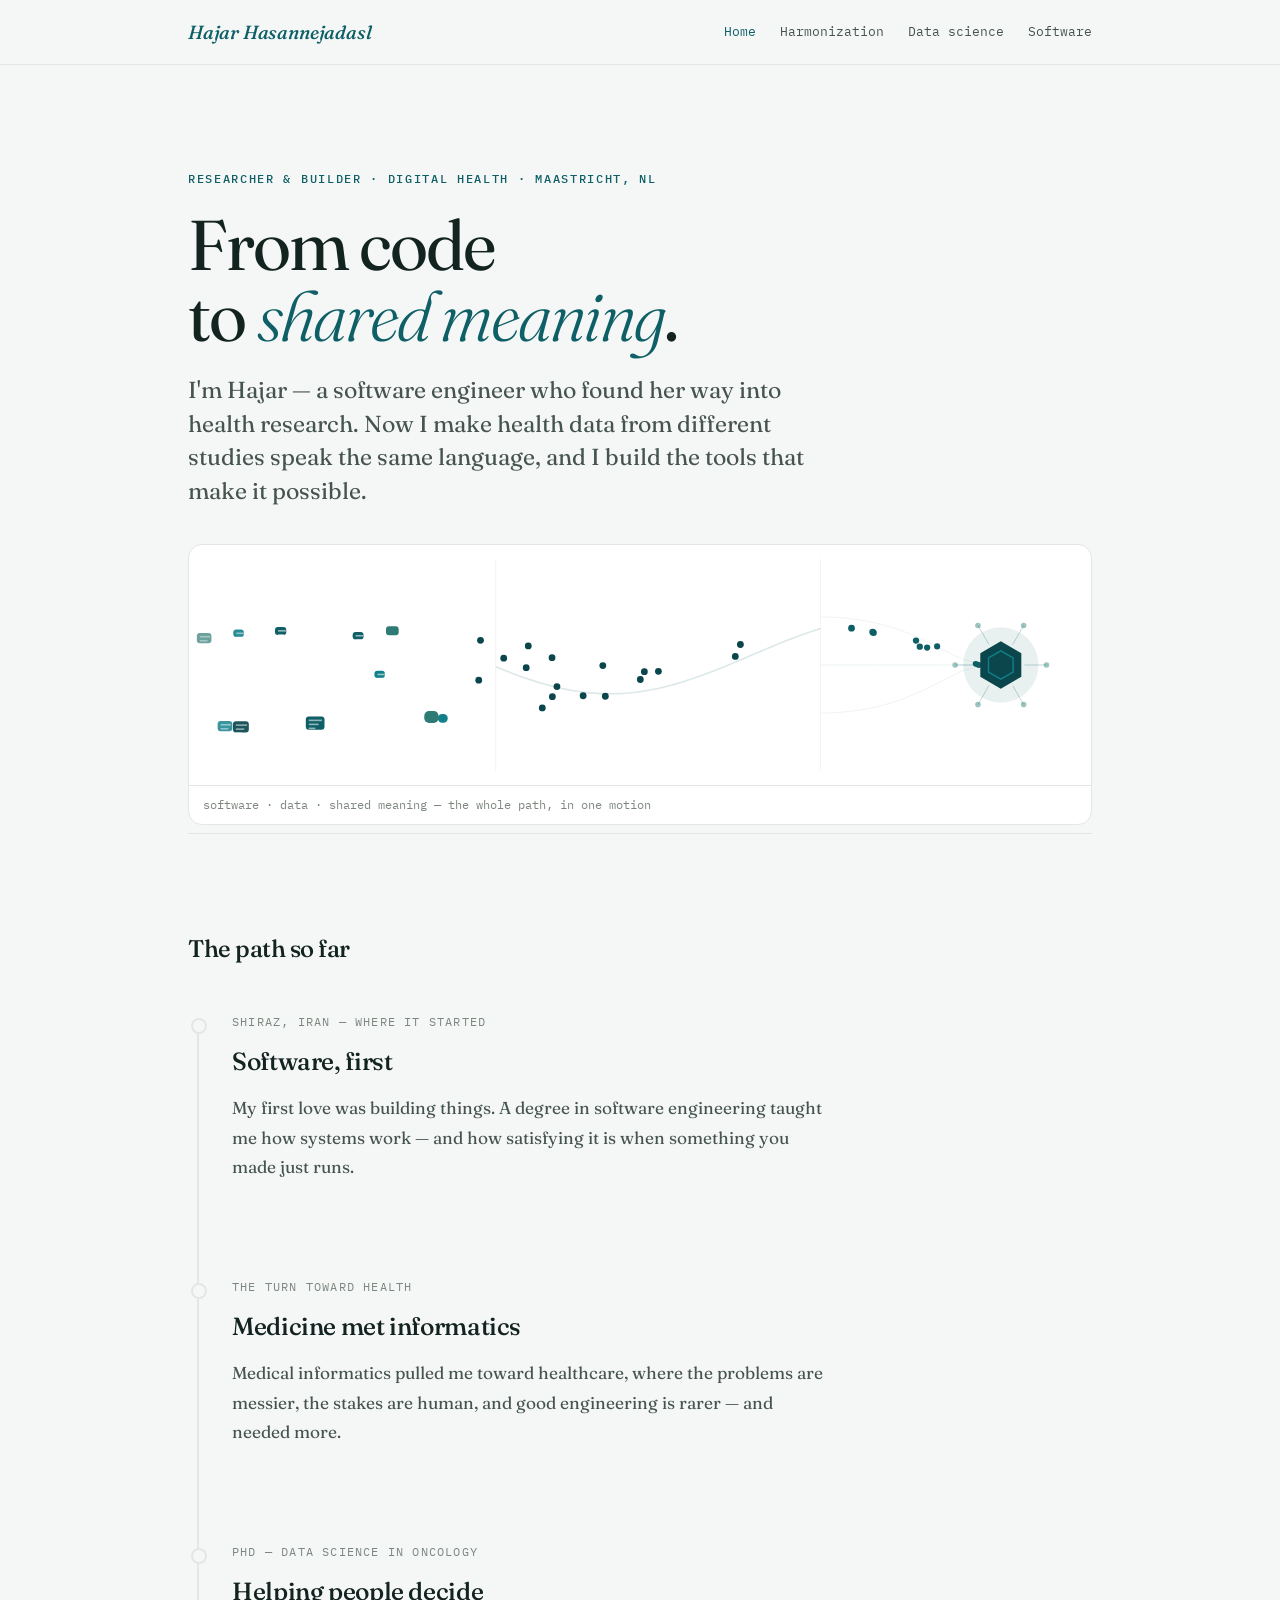
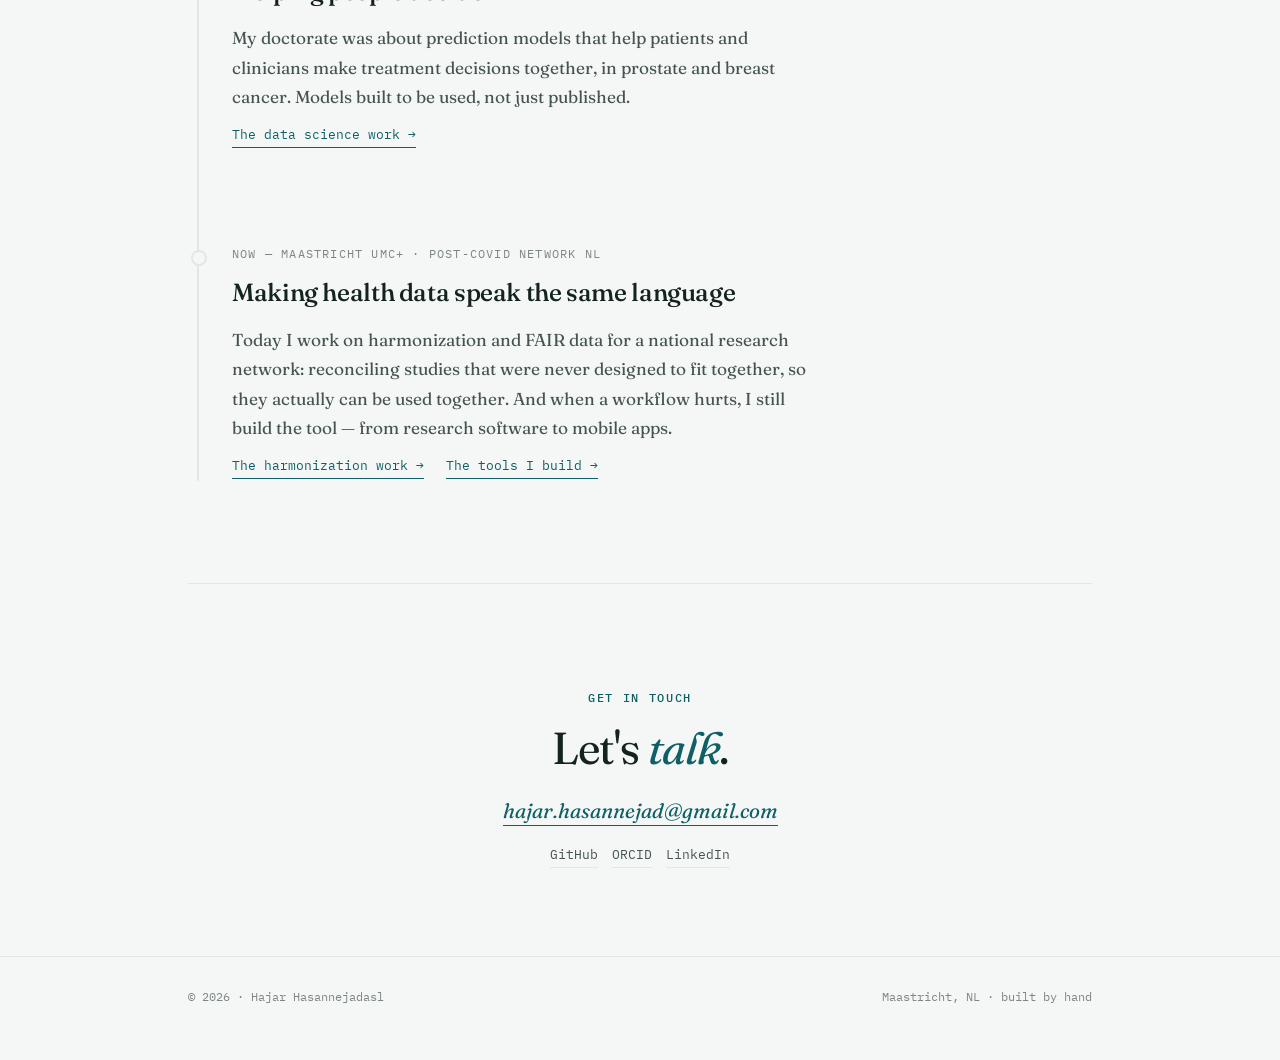
<file: index.html>
<!DOCTYPE html>
<html lang="en">
<head>
<meta charset="UTF-8">
<meta name="viewport" content="width=device-width, initial-scale=1.0">
<title>Hajar Hasannejadasl — Health data harmonization & digital health</title>
<meta name="description" content="From software engineering to health data harmonization — researcher and builder in digital health, based in Maastricht, Netherlands.">
<link rel="icon" href="data:image/svg+xml,%3Csvg xmlns='http://www.w3.org/2000/svg' viewBox='0 0 32 32'%3E%3Cpolygon points='16,3 27,9.5 27,22.5 16,29 5,22.5 5,9.5' fill='%230E5F66'/%3E%3Cpolygon points='16,9 22,12.5 22,19.5 16,23 10,19.5 10,12.5' fill='none' stroke='%2312808A' stroke-width='1.6'/%3E%3C/svg%3E">
<meta property="og:title" content="Hajar Hasannejadasl — from code to shared meaning">
<meta property="og:description" content="Researcher & builder in digital health: harmonizing health data across studies and building the tools that make it possible.">
<meta property="og:url" content="https://hajarhn.github.io/Main/">
<meta property="og:type" content="website">
<meta name="twitter:card" content="summary">
<link rel="preconnect" href="https://fonts.googleapis.com">
<link rel="preconnect" href="https://fonts.gstatic.com" crossorigin>
<link href="https://fonts.googleapis.com/css2?family=Fraunces:ital,opsz,wght@0,9..144,400;0,9..144,500;1,9..144,300;1,9..144,400&family=IBM+Plex+Mono:wght@400;500&family=IBM+Plex+Sans:wght@400;500;600&display=swap" rel="stylesheet">
<link rel="stylesheet" href="styles.css">
</head>
<body>

<header class="top">
  <div class="wrap">
    <a href="index.html" class="brand">Hajar Hasannejadasl</a>
    <nav>
      <a href="index.html" class="current">Home</a>
      <a href="harmonization.html">Harmonization</a>
      <a href="data-science.html">Data science</a>
      <a href="software.html">Software</a>
    </nav>
  </div>
</header>

<main class="wrap">

  <!-- ===== HERO ===== -->
  <section class="hero">
    <div class="eyebrow reveal">Researcher &amp; builder · digital health · Maastricht, NL</div>
    <h1 class="reveal">From code<br>to <em>shared meaning</em>.</h1>
    <p class="tagline reveal">
      I'm Hajar — a software engineer who found her way into health research.
      Now I make health data from different studies speak the same language,
      and I build the tools that make it possible.
    </p>

    <div class="flow-wrap reveal" aria-hidden="true">
      <canvas id="flow"></canvas>
      <div class="flow-cap">software · data · shared meaning — the whole path, in one motion</div>
    </div>
  </section>

  <!-- ===== JOURNEY ===== -->
  <section class="ruled" id="journey-sec">
    <div class="sec-head"><h2>The path so far</h2></div>

    <div class="journey">
      <div class="jline"><div class="jline-fill"></div></div>

      <article class="stop reveal">
        <div class="stop-era">Shiraz, Iran — where it started</div>
        <h3>Software, first</h3>
        <p>
          My first love was building things. A degree in software engineering taught me
          how systems work — and how satisfying it is when something you made just runs.
        </p>
      </article>

      <article class="stop reveal">
        <div class="stop-era">The turn toward health</div>
        <h3>Medicine met informatics</h3>
        <p>
          Medical informatics pulled me toward healthcare, where the problems are messier,
          the stakes are human, and good engineering is rarer — and needed more.
        </p>
      </article>

      <article class="stop reveal">
        <div class="stop-era">PhD — data science in oncology</div>
        <h3>Helping people decide</h3>
        <p>
          My doctorate was about prediction models that help patients and clinicians make
          treatment decisions together, in prostate and breast cancer. Models built to be
          used, not just published.
        </p>
        <a class="stop-link" href="data-science.html">The data science work →</a>
      </article>

      <article class="stop reveal">
        <div class="stop-era">Now — Maastricht UMC+ · Post-COVID Network NL</div>
        <h3>Making health data speak the same language</h3>
        <p>
          Today I work on harmonization and FAIR data for a national research network:
          reconciling studies that were never designed to fit together, so they actually
          can be used together. And when a workflow hurts, I still build the tool —
          from research software to mobile apps.
        </p>
        <div class="stop-links">
          <a class="stop-link" href="harmonization.html">The harmonization work →</a>
          <a class="stop-link" href="software.html">The tools I build →</a>
        </div>
      </article>
    </div>
  </section>

  <!-- ===== CONTACT ===== -->
  <section class="contact" id="contact">
    <div class="eyebrow">Get in touch</div>
    <h2>Let's <em>talk</em>.</h2>
    <a class="email" href="mailto:hajar.hasannejad@gmail.com">hajar.hasannejad@gmail.com</a>
    <div class="more">
      <a href="https://github.com/Hajarhn">GitHub</a>
      <a href="https://orcid.org/0000-0001-5262-7399">ORCID</a>
      <a href="https://www.linkedin.com/in/hajar-hasannejadasl/">LinkedIn</a>
    </div>
  </section>

</main>

<footer>
  <div class="wrap">
    <span>© 2026 · Hajar Hasannejadasl</span>
    <span>Maastricht, NL · built by hand</span>
  </div>
</footer>

<script src="main.js"></script>
<script src="flow.js"></script>
<script src="journey.js"></script>
</body>
</html>
</file>
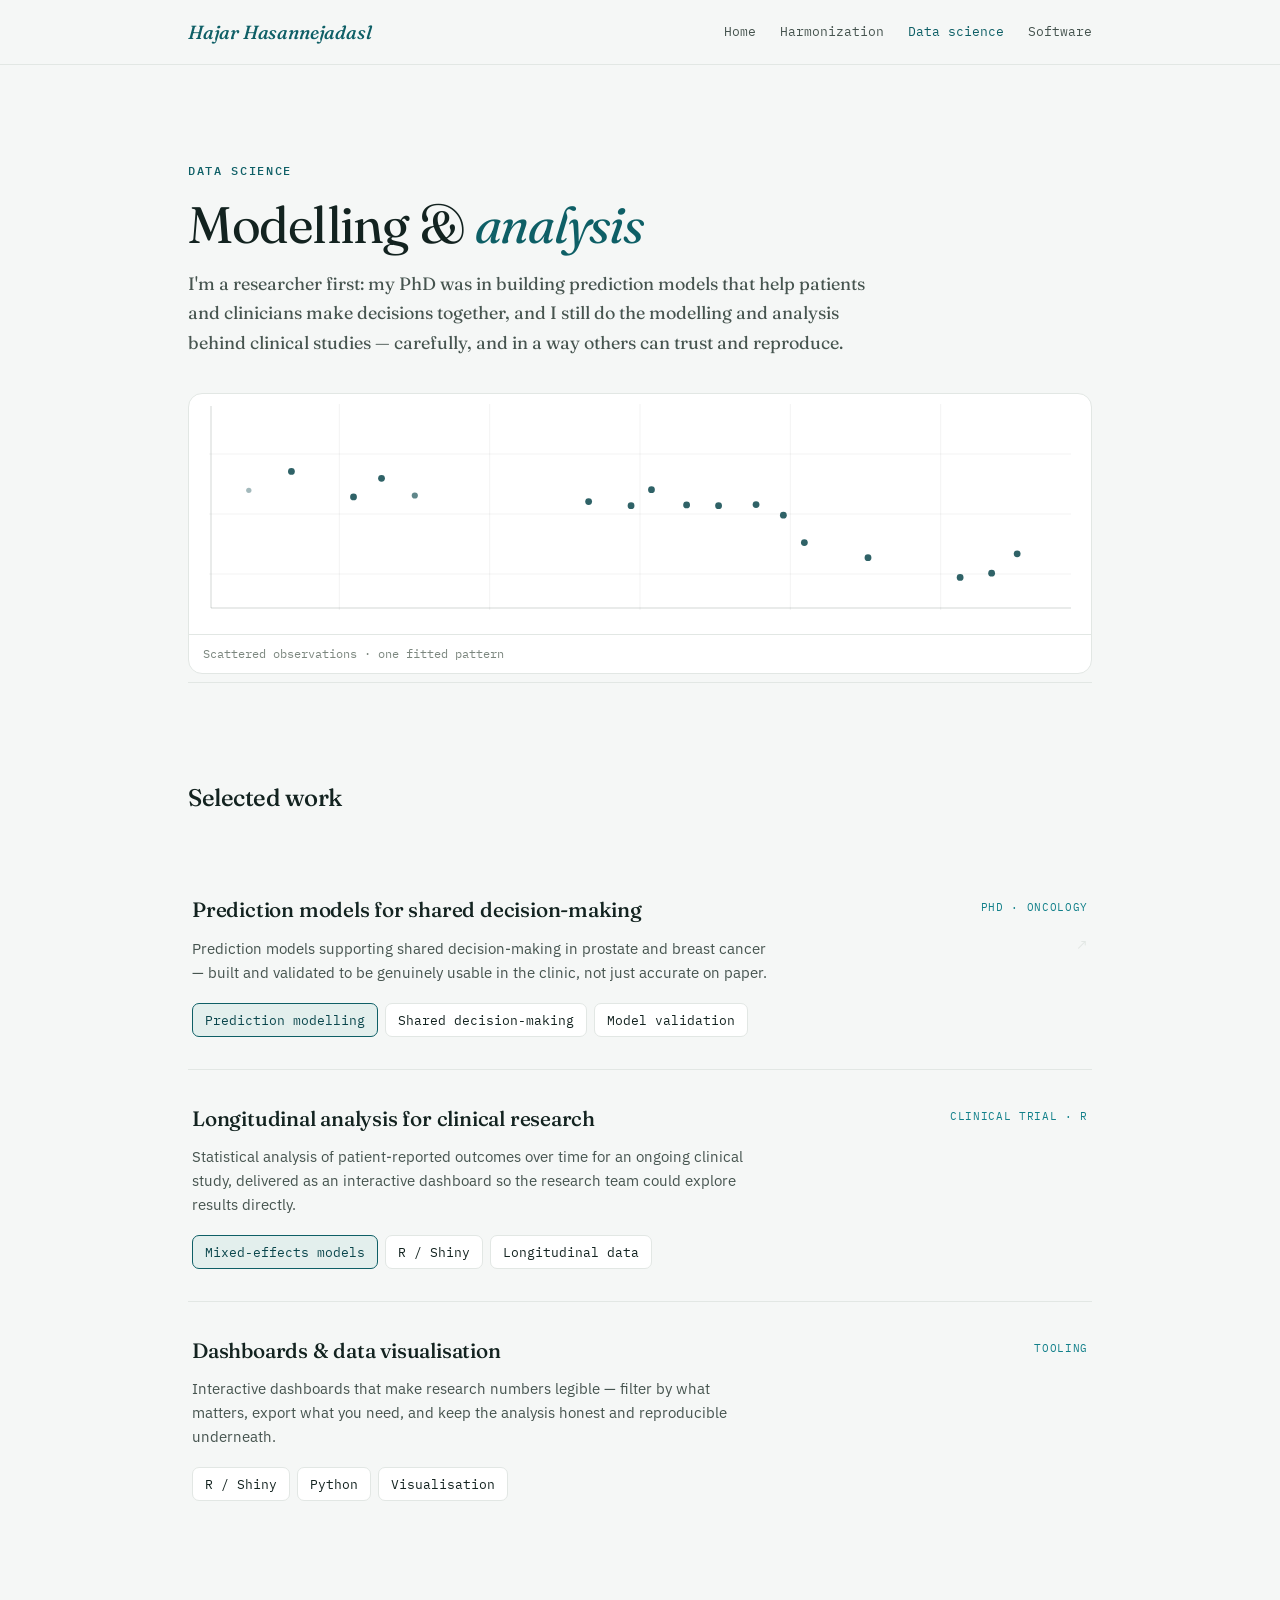
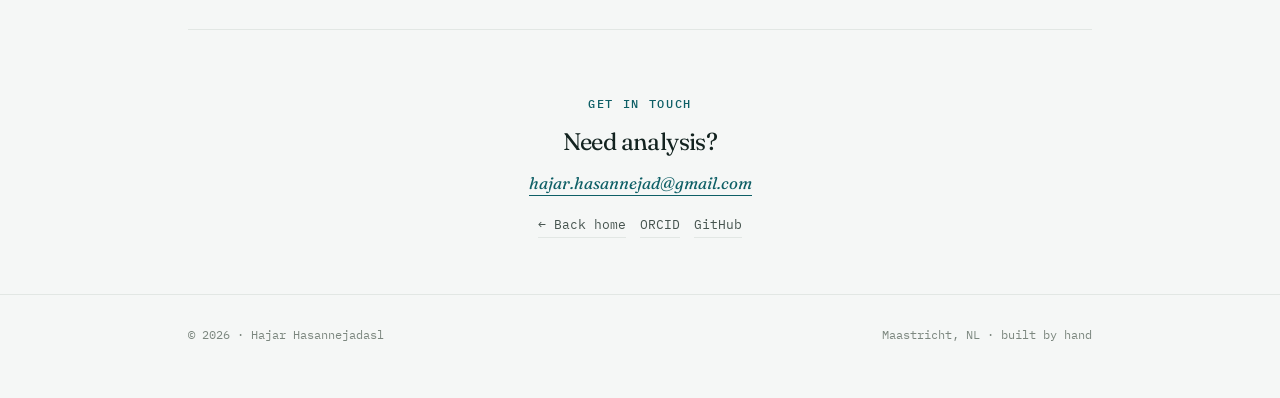
<file: data-science.html>
<!DOCTYPE html>
<html lang="en">
<head>
<meta charset="UTF-8">
<meta name="viewport" content="width=device-width, initial-scale=1.0">
<title>Data science — Hajar Hasannejadasl</title>
<meta name="description" content="Prediction modelling, mixed-effects analysis of clinical trials, and data dashboards.">
<link rel="icon" href="data:image/svg+xml,%3Csvg xmlns='http://www.w3.org/2000/svg' viewBox='0 0 32 32'%3E%3Cpolygon points='16,3 27,9.5 27,22.5 16,29 5,22.5 5,9.5' fill='%230E5F66'/%3E%3Cpolygon points='16,9 22,12.5 22,19.5 16,23 10,19.5 10,12.5' fill='none' stroke='%2312808A' stroke-width='1.6'/%3E%3C/svg%3E">
<meta property="og:title" content="Data science — Hajar Hasannejadasl">
<meta property="og:description" content="Prediction modelling and longitudinal analysis for clinical research.">
<meta property="og:url" content="https://hajarhn.github.io/Main/data-science.html">
<meta property="og:type" content="website">
<meta name="twitter:card" content="summary">
<link rel="preconnect" href="https://fonts.googleapis.com">
<link rel="preconnect" href="https://fonts.gstatic.com" crossorigin>
<link href="https://fonts.googleapis.com/css2?family=Fraunces:ital,opsz,wght@0,9..144,400;0,9..144,500;1,9..144,300;1,9..144,400&family=IBM+Plex+Mono:wght@400;500&family=IBM+Plex+Sans:wght@400;500;600&display=swap" rel="stylesheet">
<link rel="stylesheet" href="styles.css">
</head>
<body>

<header class="top">
  <div class="wrap">
    <a href="index.html" class="brand">Hajar Hasannejadasl</a>
    <nav>
      <a href="index.html">Home</a>
      <a href="harmonization.html">Harmonization</a>
      <a href="data-science.html" class="current">Data science</a>
      <a href="software.html">Software</a>
    </nav>
  </div>
</header>

<main class="wrap">

  <section class="phead">
    <div class="eyebrow reveal">Data science</div>
    <h1 class="reveal">Modelling &amp; <em>analysis</em></h1>
    <p class="intro reveal">
      I'm a researcher first: my PhD was in building prediction models that help patients and
      clinicians make decisions together, and I still do the modelling and analysis behind
      clinical studies — carefully, and in a way others can trust and reproduce.
    </p>

    <div class="flow-wrap reveal" aria-hidden="true">
      <canvas id="fitplot"></canvas>
      <div class="flow-cap">Scattered observations · one fitted pattern</div>
    </div>
  </section>

  <section class="ruled">
    <div class="sec-head"><h2>Selected work</h2></div>
    <div class="work">

      <a class="item reveal" href="https://orcid.org/0000-0001-5262-7399">
        <div class="ttl">Prediction models for shared decision-making</div>
        <div class="meta">PhD · Oncology</div>
        <div class="desc">Prediction models supporting shared decision-making in prostate and breast cancer — built and validated to be genuinely usable in the clinic, not just accurate on paper.</div>
        <div class="tags">
          <span class="tag key">Prediction modelling</span>
          <span class="tag">Shared decision-making</span>
          <span class="tag">Model validation</span>
        </div>
        <div class="arrow">↗</div>
      </a>

      <div class="item reveal">
        <div class="ttl">Longitudinal analysis for clinical research</div>
        <div class="meta">Clinical trial · R</div>
        <div class="desc">Statistical analysis of patient-reported outcomes over time for an ongoing clinical study, delivered as an interactive dashboard so the research team could explore results directly.</div>
        <div class="tags">
          <span class="tag key">Mixed-effects models</span>
          <span class="tag">R / Shiny</span>
          <span class="tag">Longitudinal data</span>
        </div>
      </div>

      <div class="item reveal">
        <div class="ttl">Dashboards &amp; data visualisation</div>
        <div class="meta">Tooling</div>
        <div class="desc">Interactive dashboards that make research numbers legible — filter by what matters, export what you need, and keep the analysis honest and reproducible underneath.</div>
        <div class="tags">
          <span class="tag">R / Shiny</span>
          <span class="tag">Python</span>
          <span class="tag">Visualisation</span>
        </div>
      </div>

    </div>
  </section>

  <section class="contact compact">
    <div class="eyebrow">Get in touch</div>
    <h2>Need analysis?</h2>
    <a class="email" href="mailto:hajar.hasannejad@gmail.com">hajar.hasannejad@gmail.com</a>
    <div class="more">
      <a href="index.html">← Back home</a>
      <a href="https://orcid.org/0000-0001-5262-7399">ORCID</a>
      <a href="https://github.com/Hajarhn">GitHub</a>
    </div>
  </section>

</main>

<footer>
  <div class="wrap">
    <span>© 2026 · Hajar Hasannejadasl</span>
    <span>Maastricht, NL · built by hand</span>
  </div>
</footer>

<script src="main.js"></script>
<script src="fitplot.js"></script>
</body>
</html>
</file>
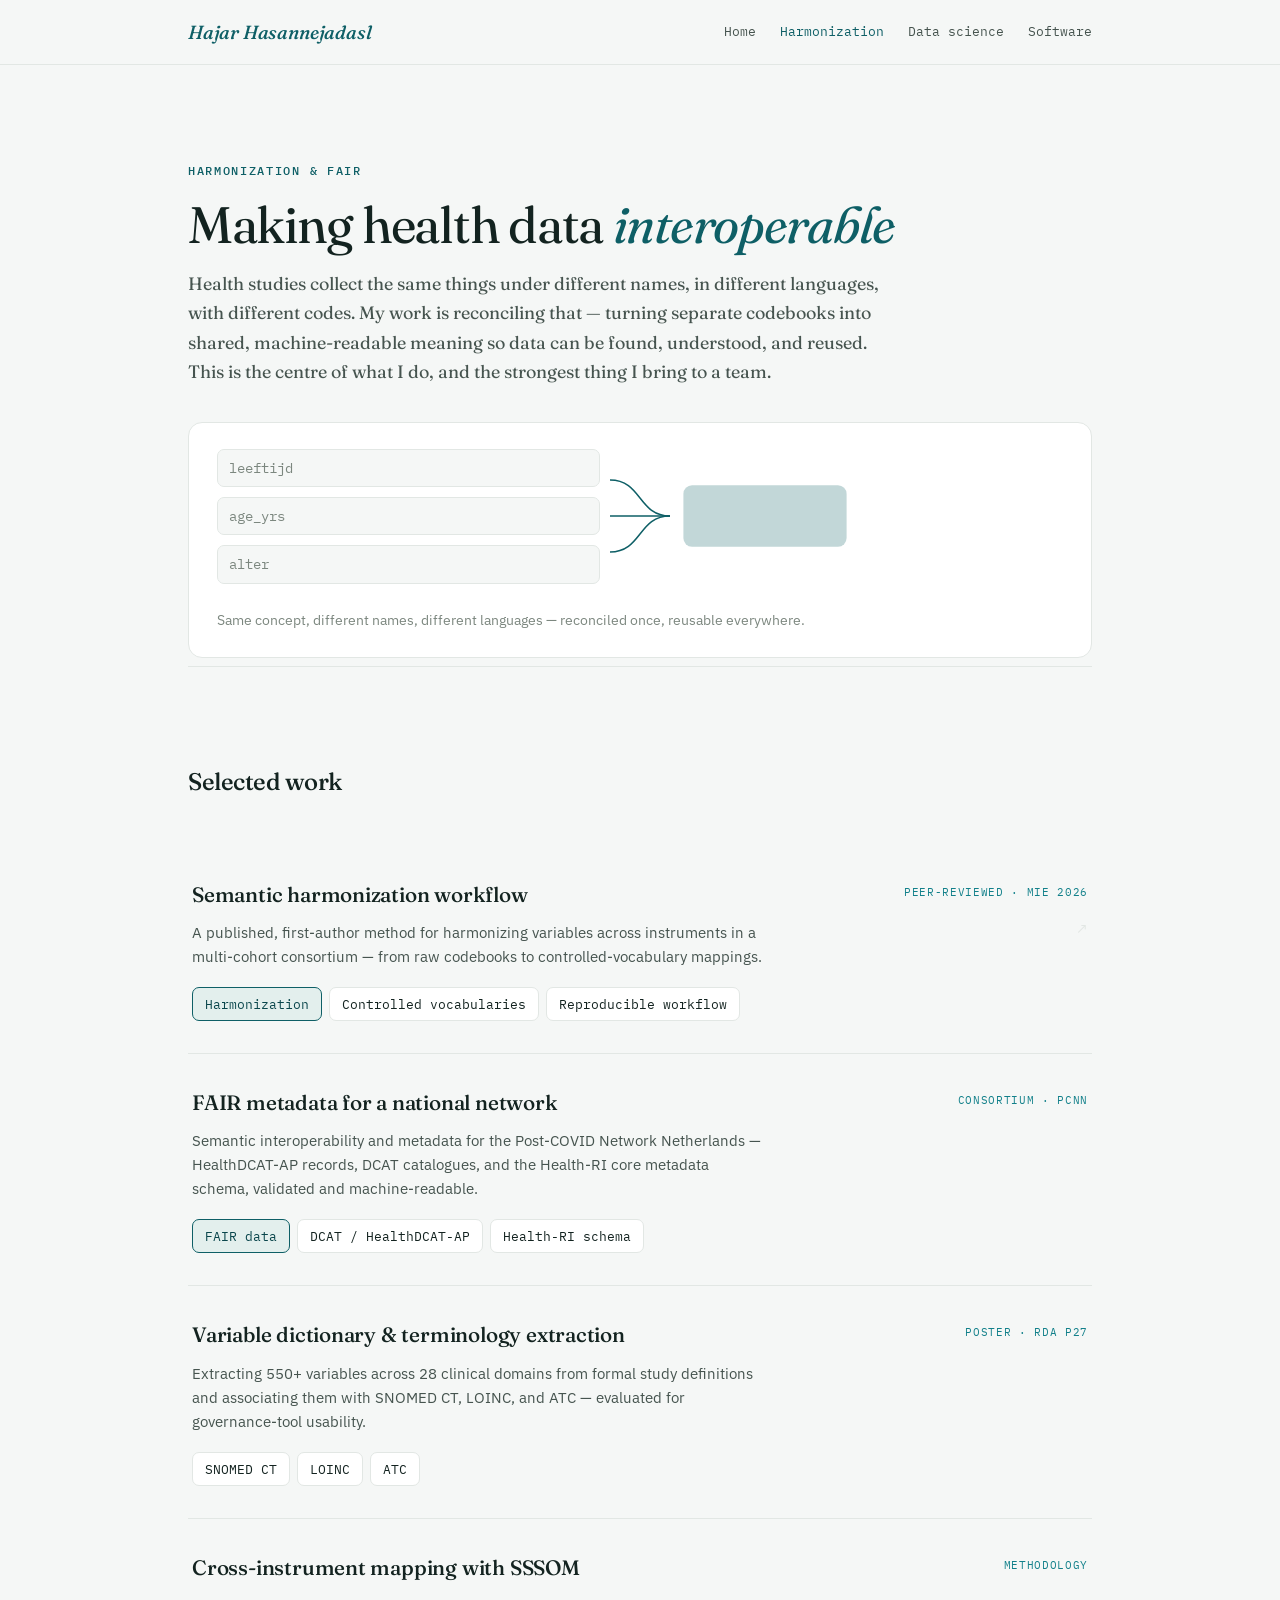
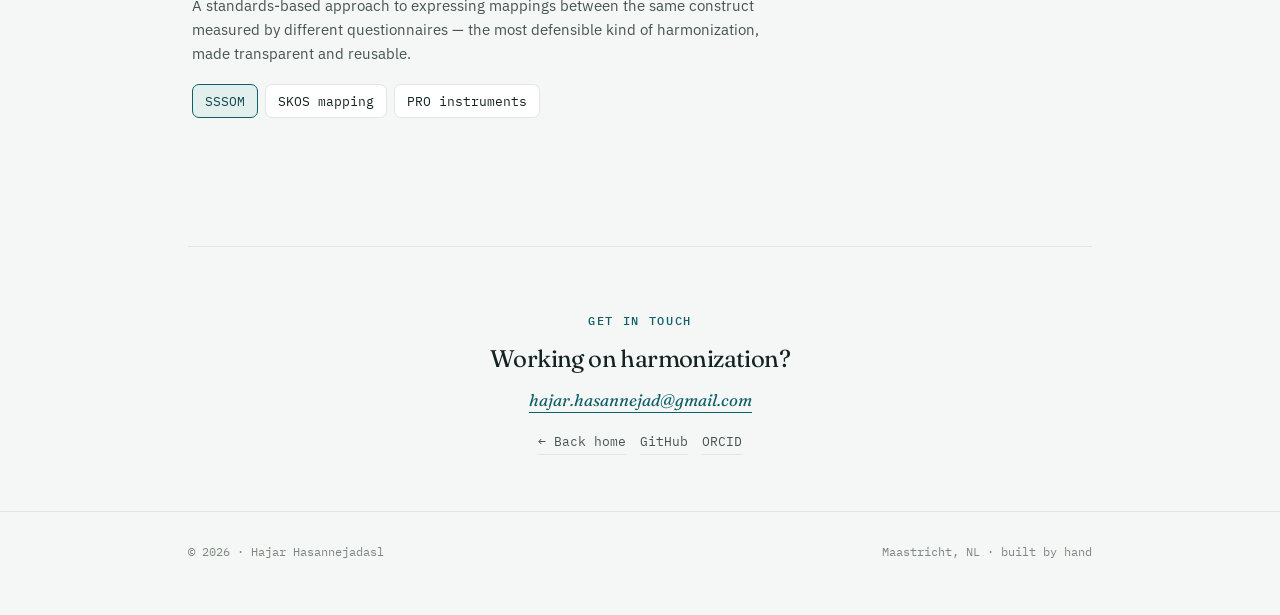
<file: harmonization.html>
<!DOCTYPE html>
<html lang="en">
<head>
<meta charset="UTF-8">
<meta name="viewport" content="width=device-width, initial-scale=1.0">
<title>Harmonization & FAIR — Hajar Hasannejadasl</title>
<meta name="description" content="Health data harmonization, FAIR metadata, and semantic interoperability work.">
<link rel="icon" href="data:image/svg+xml,%3Csvg xmlns='http://www.w3.org/2000/svg' viewBox='0 0 32 32'%3E%3Cpolygon points='16,3 27,9.5 27,22.5 16,29 5,22.5 5,9.5' fill='%230E5F66'/%3E%3Cpolygon points='16,9 22,12.5 22,19.5 16,23 10,19.5 10,12.5' fill='none' stroke='%2312808A' stroke-width='1.6'/%3E%3C/svg%3E">
<meta property="og:title" content="Harmonization & FAIR — Hajar Hasannejadasl">
<meta property="og:description" content="Making health data interoperable: variable mapping, FAIR metadata, and shared vocabularies.">
<meta property="og:url" content="https://hajarhn.github.io/Main/harmonization.html">
<meta property="og:type" content="website">
<meta name="twitter:card" content="summary">
<link rel="preconnect" href="https://fonts.googleapis.com">
<link rel="preconnect" href="https://fonts.gstatic.com" crossorigin>
<link href="https://fonts.googleapis.com/css2?family=Fraunces:ital,opsz,wght@0,9..144,400;0,9..144,500;1,9..144,300;1,9..144,400&family=IBM+Plex+Mono:wght@400;500&family=IBM+Plex+Sans:wght@400;500;600&display=swap" rel="stylesheet">
<link rel="stylesheet" href="styles.css">
</head>
<body>

<header class="top">
  <div class="wrap">
    <a href="index.html" class="brand">Hajar Hasannejadasl</a>
    <nav>
      <a href="index.html">Home</a>
      <a href="harmonization.html" class="current">Harmonization</a>
      <a href="data-science.html">Data science</a>
      <a href="software.html">Software</a>
    </nav>
  </div>
</header>

<main class="wrap">

  <section class="phead">
    <div class="eyebrow reveal">Harmonization &amp; FAIR</div>
    <h1 class="reveal">Making health data <em>interoperable</em></h1>
    <p class="intro reveal">
      Health studies collect the same things under different names, in different languages, with
      different codes. My work is reconciling that — turning separate codebooks into shared,
      machine-readable meaning so data can be found, understood, and reused. This is the centre
      of what I do, and the strongest thing I bring to a team.
    </p>

    <!-- signature mapping — live, cycling examples -->
    <div class="map reveal" id="livemap" role="img" aria-label="Differently-named variables from different studies being mapped, one example after another, to one shared concept.">
      <div class="side">
        <div class="src">leeftijd</div>
        <div class="src">age_yrs</div>
        <div class="src">alter</div>
      </div>
      <div class="arrows">
        <svg viewBox="0 0 64 104" fill="none" xmlns="http://www.w3.org/2000/svg">
          <path d="M2 16 C 34 16, 30 52, 62 52" stroke="#0E5F66" stroke-width="1.5"/>
          <path d="M2 52 L 62 52" stroke="#0E5F66" stroke-width="1.5"/>
          <path d="M2 88 C 34 88, 30 52, 62 52" stroke="#0E5F66" stroke-width="1.5"/>
        </svg>
      </div>
      <div class="target"><b>Age</b><span class="code">LOINC 30525-0</span></div>
      <div class="cap">Same concept, different names, different languages — reconciled once, reusable everywhere.</div>
    </div>
  </section>

  <section class="ruled">
    <div class="sec-head"><h2>Selected work</h2></div>
    <div class="work">

      <a class="item reveal" href="https://orcid.org/0000-0001-5262-7399">
        <div class="ttl">Semantic harmonization workflow</div>
        <div class="meta">Peer-reviewed · MIE 2026</div>
        <div class="desc">A published, first-author method for harmonizing variables across instruments in a multi-cohort consortium — from raw codebooks to controlled-vocabulary mappings.</div>
        <div class="tags">
          <span class="tag key">Harmonization</span>
          <span class="tag">Controlled vocabularies</span>
          <span class="tag">Reproducible workflow</span>
        </div>
        <div class="arrow">↗</div>
      </a>

      <div class="item reveal">
        <div class="ttl">FAIR metadata for a national network</div>
        <div class="meta">Consortium · PCNN</div>
        <div class="desc">Semantic interoperability and metadata for the Post-COVID Network Netherlands — HealthDCAT-AP records, DCAT catalogues, and the Health-RI core metadata schema, validated and machine-readable.</div>
        <div class="tags">
          <span class="tag key">FAIR data</span>
          <span class="tag">DCAT / HealthDCAT-AP</span>
          <span class="tag">Health-RI schema</span>
        </div>
      </div>

      <div class="item reveal">
        <div class="ttl">Variable dictionary &amp; terminology extraction</div>
        <div class="meta">Poster · RDA P27</div>
        <div class="desc">Extracting 550+ variables across 28 clinical domains from formal study definitions and associating them with SNOMED CT, LOINC, and ATC — evaluated for governance-tool usability.</div>
        <div class="tags">
          <span class="tag">SNOMED CT</span>
          <span class="tag">LOINC</span>
          <span class="tag">ATC</span>
        </div>
      </div>

      <div class="item reveal">
        <div class="ttl">Cross-instrument mapping with SSSOM</div>
        <div class="meta">Methodology</div>
        <div class="desc">A standards-based approach to expressing mappings between the same construct measured by different questionnaires — the most defensible kind of harmonization, made transparent and reusable.</div>
        <div class="tags">
          <span class="tag key">SSSOM</span>
          <span class="tag">SKOS mapping</span>
          <span class="tag">PRO instruments</span>
        </div>
      </div>

    </div>
  </section>

  <section class="contact compact">
    <div class="eyebrow">Get in touch</div>
    <h2>Working on harmonization?</h2>
    <a class="email" href="mailto:hajar.hasannejad@gmail.com">hajar.hasannejad@gmail.com</a>
    <div class="more">
      <a href="index.html">← Back home</a>
      <a href="https://github.com/Hajarhn">GitHub</a>
      <a href="https://orcid.org/0000-0001-5262-7399">ORCID</a>
    </div>
  </section>

</main>

<footer>
  <div class="wrap">
    <span>© 2026 · Hajar Hasannejadasl</span>
    <span>Maastricht, NL · built by hand</span>
  </div>
</footer>

<script src="main.js"></script>
<script src="livemap.js"></script>
</body>
</html>
</file>
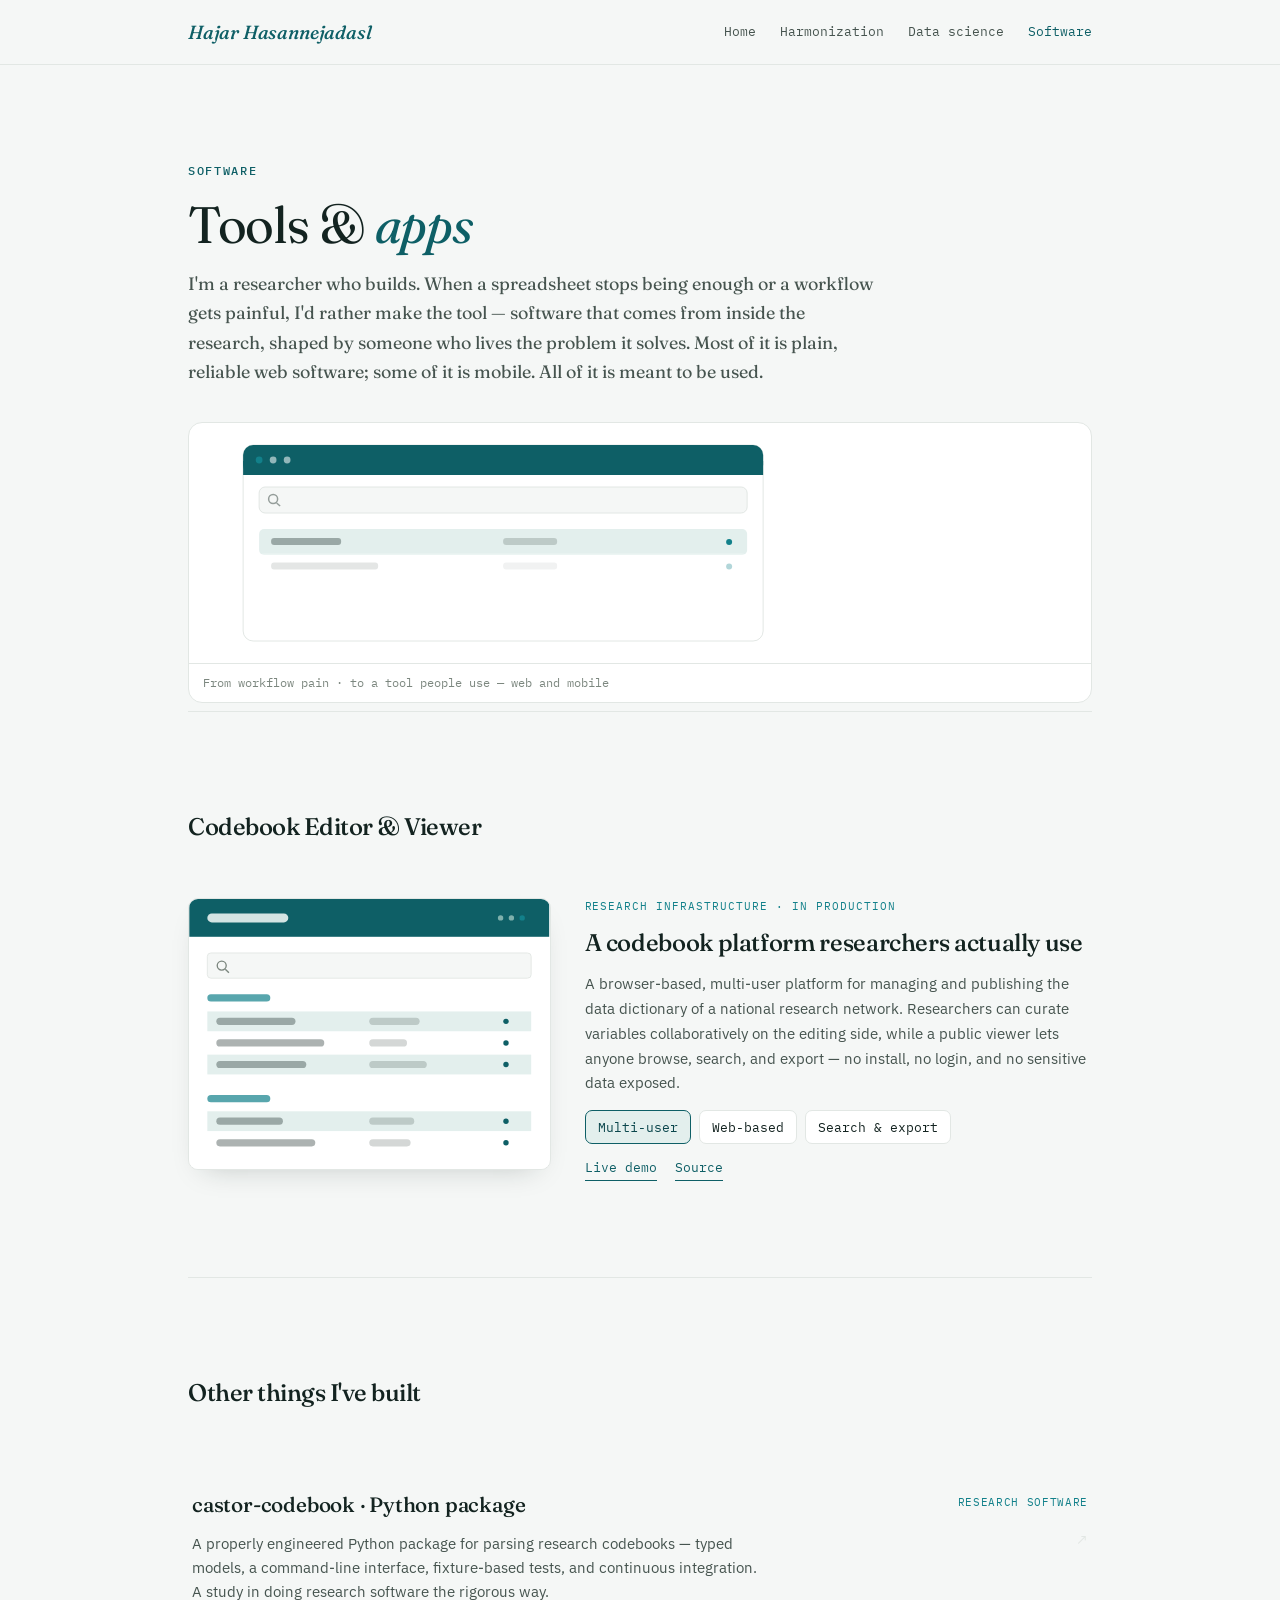
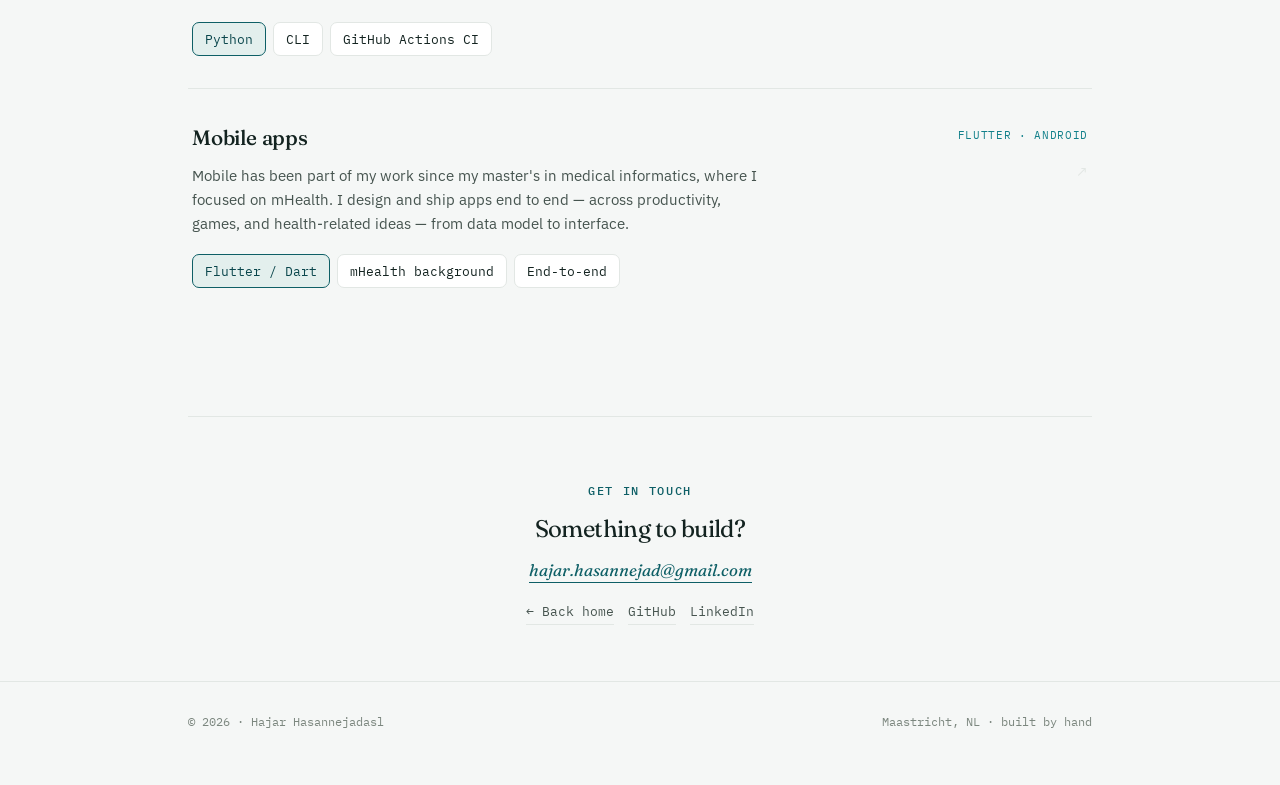
<file: software.html>
<!DOCTYPE html>
<html lang="en">
<head>
<meta charset="UTF-8">
<meta name="viewport" content="width=device-width, initial-scale=1.0">
<title>Software — Hajar Hasannejadasl</title>
<meta name="description" content="Browser-based research tooling and cross-platform mobile apps, built end to end.">
<link rel="icon" href="data:image/svg+xml,%3Csvg xmlns='http://www.w3.org/2000/svg' viewBox='0 0 32 32'%3E%3Cpolygon points='16,3 27,9.5 27,22.5 16,29 5,22.5 5,9.5' fill='%230E5F66'/%3E%3Cpolygon points='16,9 22,12.5 22,19.5 16,23 10,19.5 10,12.5' fill='none' stroke='%2312808A' stroke-width='1.6'/%3E%3C/svg%3E">
<meta property="og:title" content="Software — Hajar Hasannejadasl">
<meta property="og:description" content="Research tooling and mobile apps, built end to end by a researcher who builds.">
<meta property="og:url" content="https://hajarhn.github.io/Main/software.html">
<meta property="og:type" content="website">
<meta name="twitter:card" content="summary">
<link rel="preconnect" href="https://fonts.googleapis.com">
<link rel="preconnect" href="https://fonts.gstatic.com" crossorigin>
<link href="https://fonts.googleapis.com/css2?family=Fraunces:ital,opsz,wght@0,9..144,400;0,9..144,500;1,9..144,300;1,9..144,400&family=IBM+Plex+Mono:wght@400;500&family=IBM+Plex+Sans:wght@400;500;600&display=swap" rel="stylesheet">
<link rel="stylesheet" href="styles.css">
</head>
<body>

<header class="top">
  <div class="wrap">
    <a href="index.html" class="brand">Hajar Hasannejadasl</a>
    <nav>
      <a href="index.html">Home</a>
      <a href="harmonization.html">Harmonization</a>
      <a href="data-science.html">Data science</a>
      <a href="software.html" class="current">Software</a>
    </nav>
  </div>
</header>

<main class="wrap">

  <section class="phead">
    <div class="eyebrow reveal">Software</div>
    <h1 class="reveal">Tools &amp; <em>apps</em></h1>
    <p class="intro reveal">
      I'm a researcher who builds. When a spreadsheet stops being enough or a workflow gets
      painful, I'd rather make the tool — software that comes from inside the research,
      shaped by someone who lives the problem it solves. Most of it is plain, reliable web
      software; some of it is mobile. All of it is meant to be used.
    </p>

    <div class="flow-wrap reveal" aria-hidden="true">
      <canvas id="buildui"></canvas>
      <div class="flow-cap">From workflow pain · to a tool people use — web and mobile</div>
    </div>
  </section>

  <section class="ruled">
    <div class="sec-head"><h2>Codebook Editor &amp; Viewer</h2></div>
    <div class="feature reveal">
      <div class="shot">
        <svg viewBox="0 0 400 300" xmlns="http://www.w3.org/2000/svg" aria-hidden="true">
          <rect width="400" height="300" fill="#FFFFFF"/>
          <rect x="0" y="0" width="400" height="42" fill="#0E5F66"/>
          <rect x="20" y="16" width="90" height="10" rx="5" fill="#EAF3F1" opacity="0.9"/>
          <circle cx="370" cy="21" r="3" fill="#12808A"/>
          <circle cx="358" cy="21" r="3" fill="#7FB0AC"/>
          <circle cx="346" cy="21" r="3" fill="#7FB0AC"/>
          <rect x="20" y="60" width="360" height="28" fill="#F5F7F6" stroke="#E2E7E4" rx="4"/>
          <circle cx="36" cy="74" r="5" fill="none" stroke="#7C877F" stroke-width="1.5"/>
          <line x1="40" y1="78" x2="44" y2="82" stroke="#7C877F" stroke-width="1.5"/>
          <rect x="20" y="106" width="70" height="8" rx="4" fill="#12808A" opacity="0.7"/>
          <g>
            <rect x="20" y="125" width="360" height="22" fill="#E3EFED"/>
            <rect x="30" y="132" width="88" height="8" rx="4" fill="#132320" opacity="0.35"/>
            <rect x="200" y="132" width="56" height="8" rx="4" fill="#132320" opacity="0.18"/>
            <circle cx="352" cy="136" r="3" fill="#0E5F66"/>
            <rect x="20" y="149" width="360" height="22" fill="#FFFFFF"/>
            <rect x="30" y="156" width="120" height="8" rx="4" fill="#132320" opacity="0.35"/>
            <rect x="200" y="156" width="42" height="8" rx="4" fill="#132320" opacity="0.18"/>
            <circle cx="352" cy="160" r="3" fill="#0E5F66"/>
            <rect x="20" y="173" width="360" height="22" fill="#E3EFED"/>
            <rect x="30" y="180" width="100" height="8" rx="4" fill="#132320" opacity="0.35"/>
            <rect x="200" y="180" width="64" height="8" rx="4" fill="#132320" opacity="0.18"/>
            <circle cx="352" cy="184" r="3" fill="#0E5F66"/>
          </g>
          <rect x="20" y="218" width="70" height="8" rx="4" fill="#12808A" opacity="0.7"/>
          <g>
            <rect x="20" y="236" width="360" height="22" fill="#E3EFED"/>
            <rect x="30" y="243" width="74" height="8" rx="4" fill="#132320" opacity="0.35"/>
            <rect x="200" y="243" width="50" height="8" rx="4" fill="#132320" opacity="0.18"/>
            <circle cx="352" cy="247" r="3" fill="#0E5F66"/>
            <rect x="20" y="260" width="360" height="22" fill="#FFFFFF"/>
            <rect x="30" y="267" width="110" height="8" rx="4" fill="#132320" opacity="0.35"/>
            <rect x="200" y="267" width="46" height="8" rx="4" fill="#132320" opacity="0.18"/>
            <circle cx="352" cy="271" r="3" fill="#0E5F66"/>
          </g>
        </svg>
      </div>
      <div>
        <div class="meta">Research infrastructure · in production</div>
        <h3>A codebook platform researchers actually use</h3>
        <p>
          A browser-based, multi-user platform for managing and publishing the data dictionary of
          a national research network. Researchers can curate variables collaboratively on the
          editing side, while a public viewer lets anyone browse, search, and export — no install,
          no login, and no sensitive data exposed.
        </p>
        <div class="tags" style="margin-bottom:14px">
          <span class="tag key">Multi-user</span>
          <span class="tag">Web-based</span>
          <span class="tag">Search &amp; export</span>
        </div>
        <div class="links">
          <a href="https://hajarhn.github.io/codebook-viewer/">Live demo</a>
          <a href="https://github.com/Hajarhn">Source</a>
        </div>
      </div>
    </div>
  </section>

  <section class="ruled">
    <div class="sec-head"><h2>Other things I've built</h2></div>
    <div class="work">

      <a class="item reveal" href="https://github.com/Hajarhn">
        <div class="ttl">castor-codebook · Python package</div>
        <div class="meta">Research software</div>
        <div class="desc">A properly engineered Python package for parsing research codebooks — typed models, a command-line interface, fixture-based tests, and continuous integration. A study in doing research software the rigorous way.</div>
        <div class="tags">
          <span class="tag key">Python</span>
          <span class="tag">CLI</span>
          <span class="tag">GitHub Actions CI</span>
        </div>
        <div class="arrow">↗</div>
      </a>

      <a class="item reveal" href="https://github.com/Hajarhn">
        <div class="ttl">Mobile apps</div>
        <div class="meta">Flutter · Android</div>
        <div class="desc">Mobile has been part of my work since my master's in medical informatics, where I focused on mHealth. I design and ship apps end to end — across productivity, games, and health-related ideas — from data model to interface.</div>
        <div class="tags">
          <span class="tag key">Flutter / Dart</span>
          <span class="tag">mHealth background</span>
          <span class="tag">End-to-end</span>
        </div>
        <div class="arrow">↗</div>
      </a>

    </div>
  </section>

  <section class="contact compact">
    <div class="eyebrow">Get in touch</div>
    <h2>Something to build?</h2>
    <a class="email" href="mailto:hajar.hasannejad@gmail.com">hajar.hasannejad@gmail.com</a>
    <div class="more">
      <a href="index.html">← Back home</a>
      <a href="https://github.com/Hajarhn">GitHub</a>
      <a href="https://www.linkedin.com/in/hajar-hasannejadasl/">LinkedIn</a>
    </div>
  </section>

</main>

<footer>
  <div class="wrap">
    <span>© 2026 · Hajar Hasannejadasl</span>
    <span>Maastricht, NL · built by hand</span>
  </div>
</footer>

<script src="main.js"></script>
<script src="buildui.js"></script>
</body>
</html>
</file>
<file: styles.css>
/* =========================================================
   Hajar Hasannejadasl — shared design system (clean petrol)
   Fraunces (display) + IBM Plex Sans (body) + IBM Plex Mono (labels)
   ========================================================= */

:root{
  --paper:#F5F7F6;        /* clean cool off-white */
  --paper-2:#FFFFFF;      /* cards / surfaces */
  --ink:#132320;          /* deep petrol-ink */
  --ink-soft:#46544F;
  --mute:#7C877F;
  --petrol:#0E5F66;       /* primary accent */
  --petrol-deep:#0A464C;
  --petrol-bright:#12808A;/* small live accent */
  --petrol-pale:#E3EFED;
  --line:#E2E7E4;         /* cool hairline */

  --display:'Fraunces',Georgia,serif;
  --sans:'IBM Plex Sans',system-ui,sans-serif;
  --mono:'IBM Plex Mono',ui-monospace,monospace;
}

*{box-sizing:border-box;margin:0;padding:0}
html{scroll-behavior:smooth}
body{
  background:var(--paper);color:var(--ink);
  font-family:var(--sans);font-size:16.5px;line-height:1.6;
  -webkit-font-smoothing:antialiased;text-rendering:optimizeLegibility;overflow-x:hidden;
}
main{position:relative;z-index:1}
.wrap{max-width:960px;margin:0 auto;padding:0 28px}
a{color:inherit}

.eyebrow{
  font-family:var(--mono);font-size:12px;font-weight:500;
  letter-spacing:.14em;text-transform:uppercase;color:var(--petrol);
}
em.hl{font-style:italic;color:var(--petrol)}

.todo{
  color:var(--petrol-deep);background:var(--petrol-pale);
  border-bottom:1.5px dashed var(--petrol);padding:0 4px;border-radius:2px;font-style:normal;
}

/* ---------------- top bar ---------------- */
header.top{
  position:sticky;top:0;z-index:20;
  background:rgba(245,247,246,.92);backdrop-filter:blur(9px);border-bottom:1px solid var(--line);
}
.top .wrap{display:flex;align-items:center;justify-content:space-between;height:64px;gap:20px}
.brand{
  font-family:var(--display);font-style:italic;font-weight:500;font-size:19px;
  letter-spacing:-.01em;color:var(--petrol);text-decoration:none;flex-shrink:0;white-space:nowrap;
}
.top nav{display:flex;gap:24px;overflow-x:auto;scrollbar-width:none}
.top nav::-webkit-scrollbar{display:none}
.top nav a{
  font-family:var(--mono);font-size:13px;color:var(--ink-soft);text-decoration:none;
  white-space:nowrap;padding:4px 0;position:relative;transition:color .2s;
}
.top nav a:hover{color:var(--petrol)}
.top nav a.current{color:var(--petrol)}
.top nav a.current::after{content:"";position:absolute;left:0;right:0;bottom:-2px;height:1.5px;background:var(--petrol)}

/* ---------------- hero (home) ---------------- */
.hero{padding:104px 0 8px}
.hero .eyebrow{margin-bottom:22px}
.hero h1{
  font-family:var(--display);font-weight:400;font-size:clamp(2.6rem,7vw,4.4rem);
  line-height:1;letter-spacing:-.03em;
}
.hero h1 em{font-style:italic;font-weight:300;color:var(--petrol)}
.hero .tagline{
  font-family:var(--display);font-weight:400;font-size:clamp(1.15rem,2.1vw,1.45rem);
  line-height:1.45;color:var(--ink-soft);max-width:42ch;margin-top:22px;
}
.hero .tagline strong{font-weight:500;font-style:italic;color:var(--ink)}

/* ---------------- interior page head ---------------- */
.phead{padding:96px 0 8px}
.phead .eyebrow{margin-bottom:18px}
.phead h1{
  font-family:var(--display);font-weight:400;font-size:clamp(2.1rem,5.2vw,3.2rem);
  line-height:1.04;letter-spacing:-.025em;
}
.phead h1 em{font-style:italic;color:var(--petrol)}
.phead .intro{font-family:var(--display);font-size:1.12rem;line-height:1.62;color:var(--ink-soft);max-width:58ch;margin-top:18px}

/* ---------------- journey timeline ---------------- */
.journey{position:relative;padding-left:44px;max-width:640px}
.jline{position:absolute;left:9px;top:6px;bottom:6px;width:2px;background:var(--line);border-radius:2px}
.jline-fill{position:absolute;left:0;top:0;width:100%;height:0;background:var(--petrol);border-radius:2px;transition:height .15s linear}
.stop{position:relative;padding:0 0 96px}
.stop:last-child{padding-bottom:8px}
.stop::before{
  content:"";position:absolute;left:-41px;top:6px;width:12px;height:12px;border-radius:50%;
  background:var(--paper);border:2px solid var(--line);transition:border-color .4s ease,background .4s ease,box-shadow .4s ease;
}
.stop.lit::before{border-color:var(--petrol);background:var(--petrol);box-shadow:0 0 0 5px var(--petrol-pale)}
.stop-era{
  font-family:var(--mono);font-size:12px;letter-spacing:.1em;text-transform:uppercase;
  color:var(--mute);margin-bottom:10px;transition:color .4s ease;
}
.stop.lit .stop-era{color:var(--petrol-bright)}
.stop h3{font-family:var(--display);font-weight:500;font-size:1.55rem;letter-spacing:-.015em;margin-bottom:12px}
.stop p{font-family:var(--display);font-size:1.08rem;line-height:1.7;color:var(--ink-soft);max-width:54ch}
.stop-link{
  display:inline-block;margin-top:14px;font-family:var(--mono);font-size:13px;color:var(--petrol);
  text-decoration:none;border-bottom:1px solid var(--petrol);padding-bottom:1px;
}
.stop-link:hover{color:var(--petrol-bright);border-color:var(--petrol-bright)}
.stop-links{display:flex;gap:22px;flex-wrap:wrap}
@media(max-width:560px){.journey{padding-left:34px}.stop::before{left:-31px}}

/* ---------------- flow animation (home hero) ---------------- */
.flow-wrap{margin:36px 0 0;border:1px solid var(--line);border-radius:14px;background:var(--paper-2);overflow:hidden;position:relative}
.flow-wrap canvas{display:block;width:100%;height:240px}
.flow-cap{font-family:var(--mono);font-size:11.5px;color:var(--mute);padding:10px 14px;border-top:1px solid var(--line)}
@media(max-width:560px){.flow-wrap canvas{height:190px}}

/* ---------------- image slot (drop generated images here) ---------------- */
.figure{margin:36px 0 0;border-radius:14px;overflow:hidden;border:1px solid var(--line);background:var(--paper-2);position:relative}
.figure img{display:block;width:100%;height:auto}
.figure .ph{display:none}
.figure.missing{aspect-ratio:16/7}
.figure.missing img{display:none}
.figure.missing .ph{
  display:flex;position:absolute;inset:0;flex-direction:column;align-items:center;justify-content:center;
  gap:6px;background:var(--petrol-pale);color:var(--petrol-deep);font-family:var(--mono);font-size:13px;text-align:center;padding:20px;
}
.figure.missing .ph b{font-weight:500}
.figure.missing .ph span{color:var(--petrol);font-size:11.5px}
.figure figcaption{font-family:var(--mono);font-size:11.5px;color:var(--mute);padding:10px 14px;border-top:1px solid var(--line)}

/* ---------------- harmonization mapping signature ---------------- */
.map{
  margin:36px 0 0;border:1px solid var(--line);background:var(--paper-2);
  border-radius:14px;padding:26px 28px;font-family:var(--mono);
  display:grid;grid-template-columns:1fr auto 1fr;align-items:center;gap:8px;overflow:hidden;
}
.map .side{display:flex;flex-direction:column;gap:10px}
.map .src{font-size:14px;color:var(--mute);background:var(--paper);border:1px solid var(--line);border-radius:7px;padding:7px 11px;white-space:nowrap;min-width:150px;min-height:34px}
.map .arrows{position:relative;width:64px;height:104px}
.map .arrows svg{position:absolute;inset:0;width:100%;height:100%}
.map .target{justify-self:start;display:inline-flex;flex-direction:column;gap:4px;background:var(--petrol);color:#fff;border-radius:9px;padding:12px 16px;min-width:170px;min-height:64px}
.map .target b{font-family:var(--sans);font-weight:600;font-size:19px}
.map .target .code{font-size:12.5px;color:#bfe0dd;letter-spacing:.03em}
.map .cap{grid-column:1/-1;margin-top:18px;font-family:var(--sans);font-size:13.5px;color:var(--mute)}
@media(max-width:560px){
  .map{grid-template-columns:1fr;gap:16px}
  .map .arrows{width:100%;height:34px;transform:rotate(90deg)}
  .map .target{justify-self:stretch}
}

/* ---------------- sections ---------------- */
section{padding:96px 0}
section.ruled{border-top:1px solid var(--line)}
.sec-head{margin-bottom:44px}
.sec-head .idx{font-family:var(--mono);font-size:12px;color:var(--petrol-bright);letter-spacing:.08em;text-transform:uppercase}
.sec-head h2{font-family:var(--display);font-weight:500;font-size:1.5rem;letter-spacing:-.02em;color:var(--ink)}
.sec-head h2 em{font-style:italic;color:var(--petrol)}

/* ---------------- area cards (home) ---------------- */
.areas{display:grid;grid-template-columns:repeat(3,1fr);border-top:1px solid var(--line);border-left:1px solid var(--line)}
.area{display:block;text-decoration:none;padding:34px 28px;border-right:1px solid var(--line);border-bottom:1px solid var(--line);background:var(--paper-2);transition:background .25s}
.area:hover{background:var(--petrol-pale)}
.area .k{font-family:var(--mono);font-size:11px;color:var(--petrol-bright);letter-spacing:.08em}
.area h3{font-family:var(--display);font-weight:500;font-size:1.3rem;margin:12px 0 8px;letter-spacing:-.01em}
.area h3 em{font-style:italic;color:var(--petrol)}
.area p{font-size:14px;color:var(--ink-soft);line-height:1.55}
.area .go{font-family:var(--mono);font-size:12px;color:var(--petrol);margin-top:14px;display:inline-block}
@media(max-width:720px){.areas{grid-template-columns:1fr}}

/* ---------------- about ---------------- */
.about-grid{display:grid;grid-template-columns:1fr 2fr;gap:44px;align-items:start}
.about-aside{font-family:var(--mono);font-size:13px;line-height:1.65}
.about-aside dt{text-transform:uppercase;letter-spacing:.09em;font-size:11px;color:var(--petrol-bright);margin-top:18px;margin-bottom:3px}
.about-aside dt:first-child{margin-top:0}
.about-aside dd{color:var(--ink);font-family:var(--sans);font-size:14.5px}
.about-body p{font-family:var(--display);font-size:1.14rem;line-height:1.72;color:var(--ink-soft);margin-bottom:1.2rem}
.about-body p:first-child::first-letter{font-family:var(--display);font-size:3rem;font-style:italic;float:left;line-height:.82;padding:.34rem .5rem 0 0;color:var(--petrol)}
.about-body p em{font-style:italic;color:var(--ink)}
@media(max-width:640px){.about-grid{grid-template-columns:1fr;gap:26px}}

/* ---------------- work items ---------------- */
.work{display:flex;flex-direction:column}
.item{display:grid;grid-template-columns:1fr auto;gap:6px 24px;padding:32px 4px;border-top:1px solid var(--line);text-decoration:none;transition:padding-left .2s}
.item:first-child{border-top:none}
.item:hover{padding-left:12px}
.item:hover .ttl{color:var(--petrol)}
.item .ttl{font-family:var(--display);font-weight:500;font-size:1.3rem;letter-spacing:-.01em;transition:color .18s}
.item .desc{grid-column:1;max-width:64ch;color:var(--ink-soft);font-size:15px;margin-top:4px;line-height:1.6}
.item .meta{grid-column:2;grid-row:1;font-family:var(--mono);font-size:11px;letter-spacing:.06em;text-transform:uppercase;color:var(--petrol-bright);text-align:right;white-space:nowrap;padding-top:6px}
.item .tags{display:flex;flex-wrap:wrap;gap:7px;margin-top:12px;grid-column:1}
.item .arrow{grid-column:2;grid-row:2;text-align:right;color:var(--line);font-size:15px}
.item:hover .arrow{color:var(--petrol)}
@media(max-width:560px){
  .item{grid-template-columns:1fr}
  .item .meta{grid-column:1;grid-row:auto;text-align:left;padding-top:0;margin-bottom:4px}
  .item .arrow{display:none}
}

/* flagship feature */
.feature{display:grid;grid-template-columns:1fr 1.4fr;gap:34px;align-items:start;padding:8px 0 0}
.feature .shot{background:var(--paper-2);border:1px solid var(--line);border-radius:10px;overflow:hidden;aspect-ratio:4/3;box-shadow:0 12px 28px -16px rgba(19,35,32,.25)}
.feature .shot svg{width:100%;height:100%;display:block}
.feature .meta{font-family:var(--mono);font-size:11px;text-transform:uppercase;letter-spacing:.09em;color:var(--petrol-bright);margin-bottom:8px}
.feature h3{font-family:var(--display);font-weight:500;font-size:1.5rem;letter-spacing:-.015em;margin-bottom:10px}
.feature p{color:var(--ink-soft);font-size:15px;line-height:1.65;margin-bottom:14px}
.feature .links{display:flex;gap:18px;font-family:var(--mono);font-size:13px}
.feature .links a{color:var(--petrol);text-decoration:none;border-bottom:1px solid var(--petrol);padding-bottom:1px}
.feature .links a:hover{color:var(--petrol-bright);border-color:var(--petrol-bright)}
@media(max-width:640px){.feature{grid-template-columns:1fr;gap:20px}}

/* ---------------- tags ---------------- */
.tags{display:flex;flex-wrap:wrap;gap:8px}
.tag{font-family:var(--mono);font-size:12.5px;color:var(--ink);border:1px solid var(--line);background:var(--paper-2);border-radius:7px;padding:6px 12px}
.tag.key{border-color:var(--petrol);color:var(--petrol-deep);background:var(--petrol-pale)}

/* ---------------- contact ---------------- */
.contact{text-align:center;padding:104px 0 88px;border-top:1px solid var(--line)}
.contact.compact{padding:64px 0 56px}
.contact.compact h2{font-size:1.5rem;margin-bottom:14px}
.contact.compact .email{font-size:1.05rem}
.contact .eyebrow{margin-bottom:16px}
.contact h2{font-family:var(--display);font-weight:400;font-size:clamp(1.9rem,4.5vw,2.8rem);letter-spacing:-.025em;line-height:1.12;margin-bottom:20px}
.contact h2 em{font-style:italic;color:var(--petrol)}
.contact .email{font-family:var(--display);font-style:italic;font-size:1.3rem;color:var(--petrol);text-decoration:none;border-bottom:1px solid var(--petrol);padding-bottom:2px}
.contact .email:hover{color:var(--petrol-bright);border-color:var(--petrol-bright)}
.contact .more{margin-top:18px;font-family:var(--mono);font-size:13px;color:var(--mute);display:flex;gap:14px;justify-content:center;flex-wrap:wrap}
.contact .more a{color:var(--ink-soft);text-decoration:none;border-bottom:1px solid var(--line);padding-bottom:1px}
.contact .more a:hover{color:var(--petrol);border-color:var(--petrol)}

/* ---------------- footer ---------------- */
footer{border-top:1px solid var(--line);padding:30px 0 54px}
footer .wrap{display:flex;justify-content:space-between;flex-wrap:wrap;gap:10px}
footer span{font-family:var(--mono);font-size:12px;color:var(--mute)}

:focus-visible{outline:2px solid var(--petrol);outline-offset:3px;border-radius:3px}

/* ---------------- motion (progressive: content visible without JS) ---------------- */
@media(prefers-reduced-motion:no-preference){
  html.js .reveal{opacity:0;transform:translateY(14px);transition:opacity .6s ease,transform .6s ease}
  html.js .reveal.in{opacity:1;transform:none}
}
</file>
